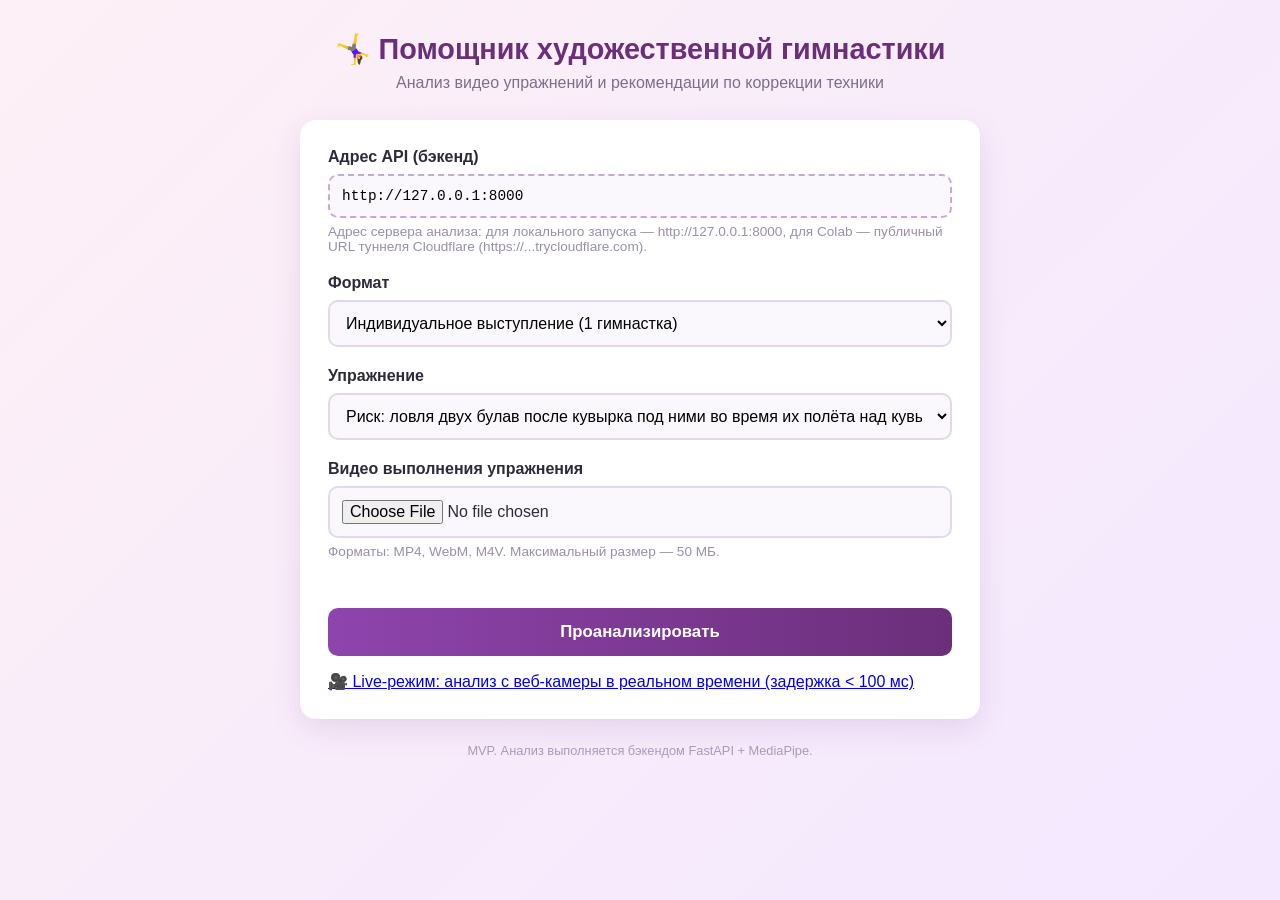
<file: index.html>
<!DOCTYPE html>
<html lang="ru">
<head>
  <meta charset="UTF-8" />
  <meta name="viewport" content="width=device-width, initial-scale=1.0" />
  <title>Помощник художественной гимнастики</title>
  <link rel="stylesheet" href="style.css" />
</head>
<body>
  <div class="app">
    <header class="header">
      <h1>🤸‍♀️ Помощник художественной гимнастики</h1>
      <p class="subtitle">Анализ видео упражнений и рекомендации по коррекции техники</p>
    </header>

    <main class="card">
      <div class="form-group">
        <label for="api-url">Адрес API (бэкенд)</label>
        <input
          type="text"
          id="api-url"
          name="api-url"
          value="http://127.0.0.1:8000"
          placeholder="http://127.0.0.1:8000"
        />
        <p class="hint">Адрес сервера анализа: для локального запуска — http://127.0.0.1:8000, для Colab — публичный URL туннеля Cloudflare (https://...trycloudflare.com).</p>
      </div>

      <form id="analysis-form">
        <div class="form-group">
          <label for="format-select">Формат</label>
          <select id="format-select" name="format">
            <option value="individual">Индивидуальное выступление (1 гимнастка)</option>
            <option value="group">Групповое упражнение (5 гимнасток)</option>
          </select>
        </div>

        <div class="form-group">
          <label for="exercise-select">Упражнение</label>
          <select id="exercise-select" name="exercise" required>
            <option value="risk-buhavy">Риск: ловля двух булав после кувырка под ними во время их полёта над кувырком</option>
            <option value="jump">Прыжок с прогибом назад</option>
            <option value="balance">Равновесие на одной ноге</option>
            <option value="rotation">Поворот (пируэт)</option>
            <option value="walkover-front">Переворот вперёд</option>
          </select>
        </div>

        <div class="form-group">
          <label for="video-file">Видео выполнения упражнения</label>
          <input
            type="file"
            id="video-file"
            name="video"
            accept="video/mp4,video/webm,video/x-m4v,.m4v"
          />
          <p class="hint">Форматы: MP4, WebM, M4V. Максимальный размер — 50 МБ.</p>
        </div>

        <p id="validation-message" class="validation-message" role="alert"></p>

        <button type="submit" id="analyze-btn">Проанализировать</button>
      </form>

      <section id="result" class="result hidden" aria-live="polite">
        <h2>Результаты анализа</h2>
        <p id="status-text" class="status-text"></p>
        <div id="result-content"></div>
        <button type="button" id="save-report-btn" class="save-report hidden">
          💾 Сохранить отчёт (PDF)
        </button>
      </section>

      <p style="margin-top:16px">
        <a href="live.html">🎥 Live-режим: анализ с веб-камеры в реальном времени (задержка &lt; 100 мс)</a>
      </p>
    </main>

    <footer class="footer">
      <p>MVP. Анализ выполняется бэкендом FastAPI + MediaPipe.</p>
    </footer>
  </div>

  <script src="script.js"></script>
</body>
</html>
</file>
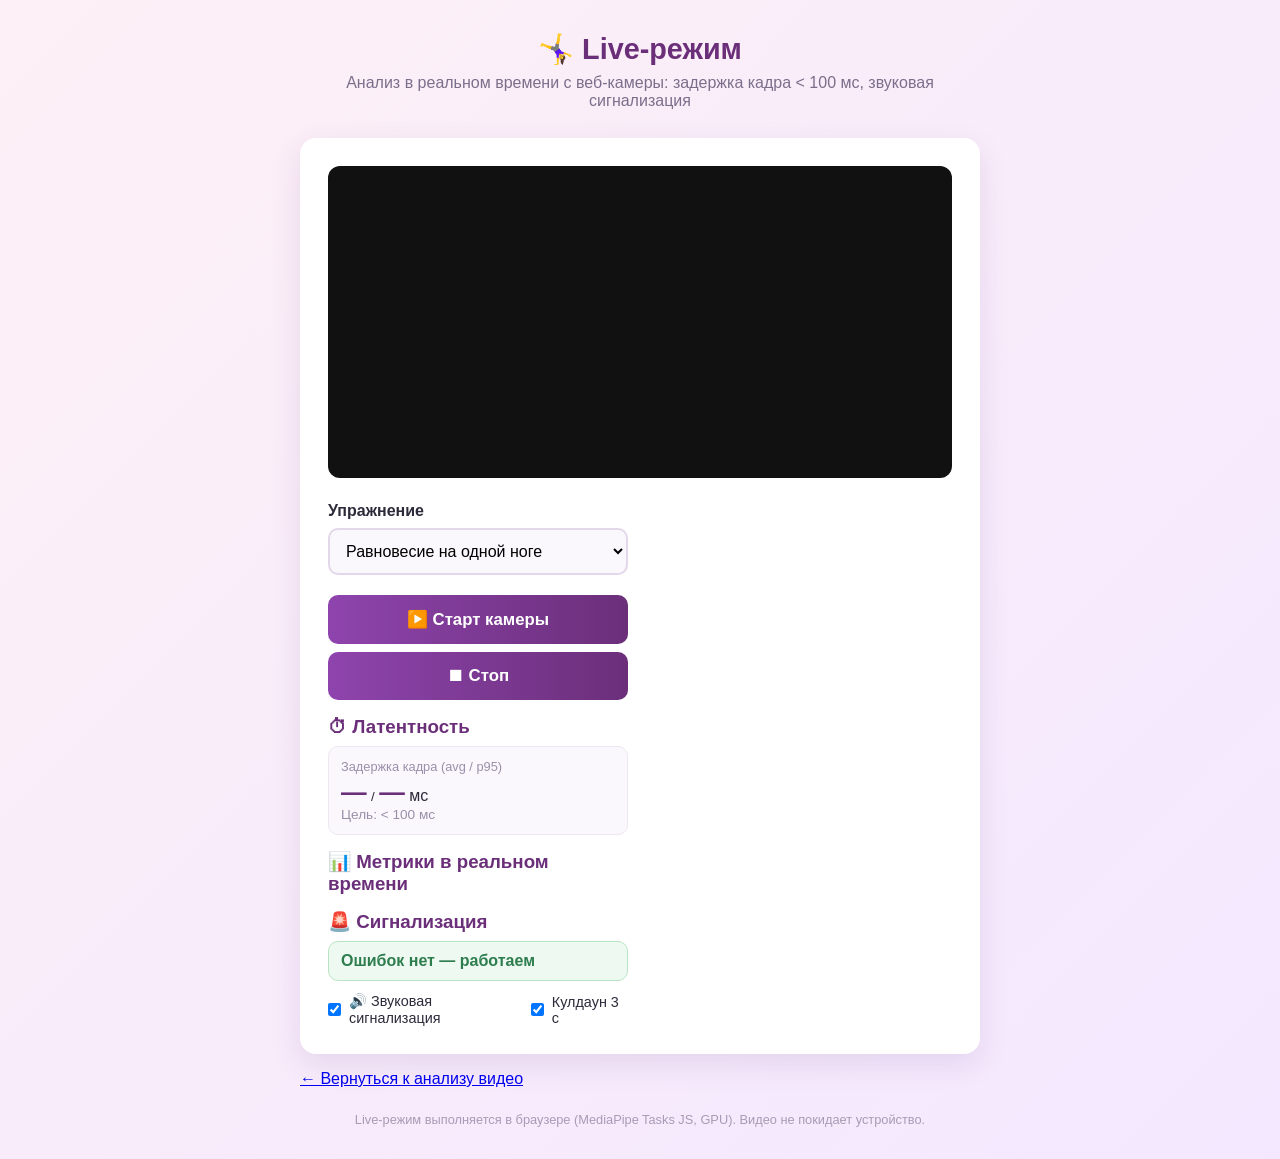
<file: live.html>
<!DOCTYPE html>
<html lang="ru">
<head>
  <meta charset="UTF-8" />
  <meta name="viewport" content="width=device-width, initial-scale.0" />
  <title>Live-режим — Помощник художественной гимнастики</title>
  <link rel="stylesheet" href="style.css" />
  <style>
    /* Специфичные стили live-режима */
    .live-layout { display: flex; gap: 20px; align-items: flex-start; flex-wrap: wrap; }
    .live-video-wrap { position: relative; flex: 1 1 520px; min-width: 320px; }
    #live-video { width: 100%; border-radius: 12px; background: #111; }
    #live-canvas { position: absolute; top: 0; left: 0; width: 100%; height: 100%; }
    .live-side { flex: 0 0 300px; min-width: 280px; }
    .latency-box { background: #faf8fc; border: 1px solid #eee6f2; border-radius: 10px; padding: 12px; margin-bottom: 12px; }
    .latency-value { font-size: 1.6rem; font-weight: 800; color: #6b2f7a; }
    .latency-value.ok { color: #2e7d4f; }
    .latency-value.bad { color: #d64545; }
    .live-metric { background: #faf8fc; border: 1px solid #eee6f2; border-radius: 10px; padding: 10px 12px; margin-bottom: 8px; }
    .live-metric .metric-label { display: block; font-size: 0.8rem; color: #9a8faa; }
    .live-metric .metric-value { font-size: 1.2rem; font-weight: 700; color: #6b2f7a; }
    .live-alert { background: #fdf0f0; border: 1px solid #f5c6c6; color: #d64545; border-radius: 10px; padding: 10px 12px; margin-bottom: 8px; font-weight: 600; }
    .live-alert.ok { background: #eefaf1; border-color: #b9e4c4; color: #2e7d4f; }
  </style>
</head>
<body>
  <div class="app">
    <header class="header">
      <h1>🤸‍♀️ Live-режим</h1>
      <p class="subtitle">Анализ в реальном времени с веб-камеры: задержка кадра &lt; 100 мс, звуковая сигнализация</p>
    </header>

    <main class="card">
      <div class="live-layout">
        <div class="live-video-wrap">
          <video id="live-video" autoplay playsinline muted></video>
          <canvas id="live-canvas"></canvas>
        </div>

        <div class="live-side">
          <div class="form-group">
            <label for="live-exercise">Упражнение</label>
            <select id="live-exercise">
              <option value="balance">Равновесие на одной ноге</option>
              <option value="rotation">Поворот (пируэт)</option>
              <option value="jump">Прыжок с прогибом назад</option>
              <option value="risk-buhavy">Риск с булавами</option>
              <option value="walkover-front">Переворот вперёд</option>
          </select>
        </div>

        <button type="button" id="live-start">▶️ Старт камеры</button>
        <button type="button" id="live-stop" style="margin-top:8px; background:linear-gradient(90deg,#8e44ad,#6b2f7a)">⏹ Стоп</button>

        <h3 style="margin:16px 0 8px; color:#6b2f7a">⏱ Латентность</h3>
        <div class="latency-box">
          <span class="metric-label">Задержка кадра (avg / p95)</span>
          <div><span id="latency-avg" class="latency-value">—</span> <small>/</small> <span id="latency-p95" class="latency-value">—</span> мс</div>
          <div id="latency-status" style="font-size:0.85rem; color:#9a8faa">Цель: &lt; 100 мс</div>
        </div>

        <h3 style="margin:16px 0 8px; color:#6b2f7a">📊 Метрики в реальном времени</h3>
        <div id="live-metrics"></div>

        <h3 style="margin:16px 0 8px; color:#6b2f7a">🚨 Сигнализация</h3>
        <div id="live-alerts">
          <div class="live-alert ok">Ошибок нет — работаем</div>
        </div>

        <label style="display:flex; align-items:center; gap:8px; margin-top:12px; font-size:0.9rem">
          <input type="checkbox" id="sound-enabled" checked> 🔊 Звуковая сигнализация
          <input type="checkbox" id="sound-cooldown" checked style="margin-left:auto"> Кулдаун 3 с
        </label>
      </div>
      </div>
    </main>

    <p style="margin-top:16px"><a href="index.html">← Вернуться к анализу видео</a></p>

    <footer class="footer">
      <p>Live-режим выполняется в браузере (MediaPipe Tasks JS, GPU). Видео не покидает устройство.</p>
    </footer>
  </div>

  <script type="module">
    // Live-режим: MediaPipe Tasks JS (PoseLandmarker, LIVE_STREAM, GPU) + правила THRESHOLDS.
    // Правила — JS-порт ядра detect_errors_and_recommendations (подмножество, см. checkErrors).

    import {
      FilesetResolver,
      PoseLandmarker,
      DrawingUtils
    } from "https://cdn.jsdelivr.net/npm/@mediapipe/tasks-vision@0.10.14/vision_bundle.mjs";

    const video = document.getElementById("live-video");
    const canvas = document.getElementById("live-canvas");
    const ctx = canvas.getContext("2d");
    const startBtn = document.getElementById("live-start");
    const stopBtn = document.getElementById("live-stop");
    const exerciseSelect = document.getElementById("live-exercise");
    const latencyAvgEl = document.getElementById("latency-avg");
    const latencyP95El = document.getElementById("latency-p95");
    const latencyStatus = document.getElementById("latency-status");
    const metricsEl = document.getElementById("live-metrics");
    const alertsEl = document.getElementById("live-alerts");
    const soundEnabled = document.getElementById("sound-enabled");
    const soundCooldown = document.getElementById("sound-cooldown");

    let landmarker = null;
    let running = false;
    let lastVideoTime = -1;
    const latencies = [];   // последние N замеров
    const MAX_LATENCY_SAMPLES = 100;
    let lastBeepAt = 0;

    // --- Пороги ошибок (синхронизированы с THRESHOLDS в main.py) ---
    const THRESHOLDS = {
      balance: {
        max_com_x_range: 0.10,
        max_avg_tilt_deg: 10.0,
        min_knee_extension_deg: 150.0,
        min_ankle_height_diff: 0.08,
      },
      rotation: {
        max_avg_tilt_deg: 12.0,
        max_com_x_range: 0.12,
        max_signed_tilt_deg: 10.0,
        max_arm_symmetry: 0.10,
      },
      jump: {
        min_backbend_tilt_deg: 35.0,
      },
      walkover-front: {
        min_pass_tilt_deg: 150.0,
        min_hands_down_y: 0.70,
      },
    };

    // --- Звуковой сигнал (Web Audio API, без файлов) ---
    let audioCtx = null;
    function beep(frequency = 880, durationMs = 200) {
      if (!audioCtx) {
        audioCtx = new (window.AudioContext || window.webkitAudioContext)();
      }
      const osc = audioCtx.createOscillator();
      const gain = audioCtx.createGain();
      osc.frequency.value = frequency;
      gain.gain.setValueAtTime(0.15, audioCtx.currentTime);
      gain.gain.exponentialRampToValueAtTime(0.001, audioCtx.currentTime + durationMs / 1000);
      osc.connect(gain).connect(audioCtx.destination);
      osc.start();
      osc.stop(audioCtx.currentTime + durationMs / 1000);
    }

    // --- Геометрия скелета (порт compute_* из main.py) ---
    function point(lms, i) { return [lms[i].x, lms[i].y]; }

    function angleBetween(v1, v2) {
      const n1 = Math.hypot(...v1), n2 = Math.hypot(...v2);
      if (n1 < 1e-9 || n2 < 1e-9) return 0;
      const cos = Math.max(-1, Math.min(1, (v1[0]*v2[0] + v1[1]*v2[1]) / (n1*n2)));
      return Math.acos(cos) * 180 / Math.PI;
    }

    function computeTorsoTilt(lms) {
      const sm = [(point(lms,11)[0]+point(lms,12)[0])/2, (point(lms,11)[1]+point(lms,12)[1])/2];
      const hm = [(point(lms,23)[0]+point(lms,24)[0])/2, (point(lms,23)[1]+point(lms,24)[1])/2];
      return angleBetween([sm[0]-hm[0], sm[1]-hm[1]], [0, -1]);
    }

    function computeTorsoTiltSigned(lms) {
      const sm = [(point(lms,11)[0]+point(lms,12)[0])/2, (point(lms,11)[1]+point(lms,12)[1])/2];
      const hm = [(point(lms,23)[0]+point(lms,24)[0])/2, (point(lms,23)[1]+point(lms,24)[1])/2];
      const vx = sm[0]-hm[0], vy = sm[1]-hm[1];
      return Math.max(-90, Math.min(90, Math.atan2(-vx, -vy) * 180 / Math.PI));
    }

    function computeKneeAngle(lms, side) {
      const [h, k, a] = side === "left" ? [point(lms,23), point(lms,25), point(lms,27)]
                                        : [point(lms,24), point(lms,26), point(lms,28)];
      return angleBetween([h[0]-k[0], h[1]-k[1]], [a[0]-k[0], a[1]-k[1]]);
    }

    function computeAnkleY(lms, side) {
      return side === "left" ? lms[27].y : lms[28].y;
    }

    function computeArmSymmetry(lms) {
      return Math.abs(lms[15].y - lms[16].y);
    }

    function computeComX(lms) {
      // Приближение центра масс X по видимым точкам (для размаха за окно)
      let sx = 0, n = 0;
      for (const lm of lms) {
        if ((lm.visibility ?? 1) > 0.5) { sx += lm.x; n++; }
      }
      return n ? sx / n : 0.5;
    }

    // --- Проверка правил (порт detect_errors_and_recommendations, live-подмножество) ---
    function checkErrors(exercise, state) {
      const errors = [];
      const t = THRESHOLDS[exercise] || {};
      if (exercise === "balance") {
        if (state.comXRange !== null && state.comXRange > t.max_com_x_range) {
          errors.push("Раскачивание: размах центра масс " + state.comXRange.toFixed(2));
        }
        if (state.avgTilt > t.max_avg_tilt_deg) {
          errors.push("Корпус наклонён: " + state.avgTilt.toFixed(0) + "°");
        }
        if (state.supportKnee !== null && state.supportKnee < t.min_knee_extension_deg) {
          errors.push("Опорная нога согнута: " + state.supportKnee.toFixed(0) + "°");
        }
      } else if (exercise === "rotation") {
        if (state.avgTilt > t.max_avg_tilt_deg) {
          errors.push("Ось вращения завалена: " + state.avgTilt.toFixed(0) + "°");
        }
        if (Math.abs(state.signedTilt) > t.max_signed_tilt_deg) {
          errors.push("Ось систематически завалена: " + state.signedTilt.toFixed(0) + "°");
        }
        if (state.armSymmetry > t.max_arm_symmetry) {
          errors.push("Руки асимметричны: " + state.armSymmetry.toFixed(3));
        }
      } else if (exercise === "jump") {
        if (state.maxTilt < t.min_backbend_tilt_deg) {
          errors.push("Недостаточный прогиб: " + state.maxTilt.toFixed(0) + "°");
        }
      } else if (exercise === "walkover-front") {
        if (state.maxTilt !== null && state.maxTilt < t.min_pass_tilt_deg) {
          errors.push("Проход через стойку недостаточно вертикальный: " + state.maxTilt.toFixed(0) + "° (нужно ≥ 150°)");
        }
        if (state.minWristY !== null && state.minWristY < t.min_hands_down_y) {
          errors.push("Руки не опускаются до пола: нижняя точка " + state.minWristY.toFixed(2) + " (нужно ≥ 0.70)");
        }
      }
      return errors;
    }

    // --- Скользящее окно метрик (~1 с) ---
    const WINDOW_MS = 1000;
    let windowTilt = [], windowSigned = [], windowComX = [], windowWristY = [], windowStart = 0;

    function resetWindow(now) {
      windowTilt = []; windowSigned = []; windowComX = []; windowWristY = []; windowStart = now;
    }

    // --- Цикл детекции ---
    function renderLoop() {
      if (!running) return;
      const now = performance.now();

      if (video.currentTime !== lastVideoTime) {
        lastVideoTime = video.currentTime;
        const t0 = performance.now();
        const result = landmarker.detectForVideo(video, now);
        const dt = performance.now() - t0;
        latencies.push(dt);
        if (latencies.length > MAX_LATENCY_SAMPLES) latencies.shift();

        // Обновление латентности на экране (avg/p95 по последним замерам)
        const sorted = [...latencies].sort((a, b) => a - b);
        const avg = latencies.reduce((a, b) => a + b, 0) / latencies.length;
        const p95 = sorted[Math.floor(sorted.length * 0.95)] ?? sorted[sorted.length - 1];
        latencyAvgEl.textContent = avg.toFixed(1);
        latencyP95El.textContent = p95.toFixed(1);
        latencyAvgEl.className = "latency-value " + (avg < 100 ? "ok" : "bad");
        latencyP95El.className = "latency-value " + (p95 < 100 ? "ok" : "bad");
        latencyStatus.textContent = p95 < 100 ? "✅ Цель < 100 мс выполняется" : "⚠️ Цель < 100 мс не выполняется";

        if (result.landmarks && result.landmarks.length > 0) {
          const lms = result.landmarks[0];  // целевая гимнастка — самая крупная поза
          const now2 = performance.now();
          if (now2 - windowStart > WINDOW_MS) resetWindow(now2);
          windowTilt.push(computeTorsoTilt(lms));
          windowSigned.push(computeTorsoTiltSigned(lms));
          windowComX.push(computeComX(lms));
          windowWristY.push(Math.min(lms[15].y, lms[16].y));

          const state = {
            avgTilt: windowTilt.reduce((a,b)=>a+b,0) / windowTilt.length,
            maxTilt: Math.max(...windowTilt),
            signedTilt: windowSigned.reduce((a,b)=>a+b,0) / windowSigned.length,
            armSymmetry: computeArmSymmetry(lms),
            comXRange: windowComX.length > 1 ? Math.max(...windowComX) - Math.min(...windowComX) : null,
            supportKnee: null,
            // Самая низкая точка запястий за окно: признак постановки рук на пол
            minWristY: windowWristY.length ? Math.max(...windowWristY) : null,
          };

          // Опорная нога: ниже лодыжка — опорная; проверяем её колено
          const dL = computeAnkleY(lms, "left"), dR = computeAnkleY(lms, "right");
          if (Math.abs(dL - dR) > 0.08) {
            state.supportKnee = computeKneeAngle(lms, dL > dR ? "left" : "right");
          }

          // Отрисовка скелета
          canvas.width = video.videoWidth;
          canvas.height = video.videoHeight;
          ctx.drawImage(video, 0, 0, canvas.width, canvas.height);
          const drawing = new DrawingUtils(ctx);
          for (const lm of result.landmarks) {
            drawing.drawConnectors(lm, PoseLandmarker.POSE_CONNECTIONS, { color: "#6b2f7a", lineWidth: 3 });
            drawing.drawLandmarks(lm, { color: "#a86bc0", lineWidth: 1, radius: 3 });
          }

          // Правила + сигнализация
          const exercise = exerciseSelect.value;
          const errors = checkErrors(exercise, state);

          metricsEl.innerHTML = `
            <div class="live-metric"><span class="metric-label">Наклон корпуса (ср.)</span><span class="metric-value">${state.avgTilt.toFixed(1)}°</span></div>
            <div class="live-metric"><span class="metric-label">Наклон со знаком</span><span class="metric-value">${state.signedTilt.toFixed(1)}°</span></div>
            <div class="live-metric"><span class="label">Размах центра масс</span><span class="metric-value">${state.comXRange !== null ? state.comXRange.toFixed(3) : "—"}</span></div>
            <div class="live-metric"><span class="metric-label">Симметрия рук</span><span class="metric-value">${state.armSymmetry.toFixed(3)}</span></div>
            ${state.supportKnee !== null ? `<div class="live-metric"><span class="metric-label">Колено опорной ноги</span><span class="metric-value">${state.supportKnee.toFixed(0)}°</span></div>` : ""}`;

          if (errors.length > 0) {
            alertsEl.innerHTML = errors.map(e => `<div class="live-alert">🚨 ${e}</div>`).join("");
            const nowMs = Date.now();
            if (soundEnabled.checked && (!soundCooldown.checked || nowMs - lastBeepAt > 3000)) {
              beep(880, 200);
              lastBeepAt = nowMs;
            }
          } else {
            alertsEl.innerHTML = `<div class="live-alert ok">✅ Ошибок нет — работаем</div>`;
          }
        }
      }
      requestAnimationFrame(renderLoop);
    }

    // --- Старт/стоп камеры ---
    startBtn.addEventListener("click", async () => {
      startBtn.disabled = true;
      try {
        const vision = await FilesetResolver.forVisionTasks(
          "https://cdn.jsdelivr.net/npm/@mediapipe/tasks-vision@0.10.14/wasm"
        );
        landmarker = await PoseLandmarker.createFromOptions(vision, {
          baseOptions: {
            modelAssetPath: "https://storage.googleapis.com/mediapipe-models/pose_landmarker/pose_landmarker_lite/float16/1/pose_landmarker_lite.task",
            delegate: "GPU"
          },
          runningMode: "LIVE_STREAM",
          numPoses: 1,
        });

        const stream = await navigator.mediaDevices.getUserMedia({ video: { width: 1280, height: 720 } });
        video.srcObject = stream;
        await video.play();

        running = true;
        resetWindow(performance.now());
        latencies.length = 0;
        requestAnimationFrame(renderLoop);
        startBtn.textContent = "✅ Работает";
      } catch (err) {
        console.error(err);
        startBtn.textContent = "❌ Ошибка доступа к камере";
      }
      startBtn.disabled = false;
    });

    stopBtn.addEventListener("click", () => {
      running = false;
      if (video.srcObject) {
        video.srcObject.getTracks().forEach(t => t.stop());
        video.srcObject = null;
      }
      startBtn.textContent = "▶️ Старт камеры";
    });
  </script>
</body>
</html>
</file>
<file: style.css>
* {
  box-sizing: border-box;
  margin: 0;
  padding: 0;
}

body {
  font-family: "Segoe UI", Arial, sans-serif;
  background: linear-gradient(135deg, #fdf0f6 0%, #f3e8ff 100%);
  color: #2d2a3a;
  min-height: 100vh;
}

.app {
  max-width: 720px;
  margin: 0 auto;
  padding: 32px 20px;
}

.header {
  text-align: center;
  margin-bottom: 28px;
}

.header h1 {
  font-size: 1.8rem;
  color: #6b2f7a;
}

.subtitle {
  color: #7a6f8a;
  margin-top: 8px;
}

.card {
  background: #ffffff;
  border-radius: 16px;
  box-shadow: 0 10px 30px rgba(107, 47, 122, 0.12);
  padding: 28px;
}

.form-group {
  margin-bottom: 20px;
}

.form-group label {
  display: block;
  font-weight: 600;
  margin-bottom: 8px;
}

select,
input[type="file"],
input[type="text"] {
  width: 100%;
  padding: 12px;
  border: 2px solid #e3d7ea;
  border-radius: 10px;
  font-size: 1rem;
  background: #faf8fc;
}

select:focus,
input[type="file"]:focus,
input[type="text"]:focus {
  outline: none;
  border-color: #a86bc0;
}

/* Поле адреса API выделяем рамкой, чтобы было понятно, что это настройка */
#api-url {
  border-style: dashed;
  border-color: #c9a8d8;
  font-family: "Consolas", "Courier New", monospace;
  font-size: 0.9rem;
}

.hint {
  font-size: 0.85rem;
  color: #9a8faa;
  margin-top: 6px;
}

.validation-message {
  color: #d64545;
  font-size: 0.9rem;
  margin-bottom: 12px;
  min-height: 1.2em;
}

button {
  width: 100%;
  padding: 14px;
  background: linear-gradient(90deg, #8e44ad, #6b2f7a);
  color: #ffffff;
  border: none;
  border-radius: 10px;
  font-size: 1.05rem;
  font-weight: 600;
  cursor: pointer;
  transition: opacity 0.2s;
}

button:hover {
  opacity: 0.9;
}

button:disabled {
  opacity: 0.5;
  cursor: not-allowed;
}

.result {
  margin-top: 24px;
  padding-top: 20px;
  border-top: 1px solid #eee6f2;
}

.result h2 {
  font-size: 1.2rem;
  color: #6b2f7a;
  margin-bottom: 12px;
}

.status-text {
  font-size: 0.9rem;
  color: #7a6f8a;
  margin-bottom: 12px;
}

#result-content {
  line-height: 1.6;
}

.metrics-grid {
  display: grid;
  grid-template-columns: 1fr 1fr;
  gap: 12px;
  margin-top: 8px;
}

.metric {
  background: #faf8fc;
  border: 1px solid #eee6f2;
  border-radius: 10px;
  padding: 12px;
  text-align: center;
}

.metric-label {
  display: block;
  font-size: 0.8rem;
  color: #9a8faa;
  margin-bottom: 4px;
}

.metric-value {
  display: block;
  font-size: 1.3rem;
  font-weight: 700;
  color: #6b2f7a;
}

/* Блок углублённого анализа движения */
.movement-block {
  margin-top: 20px;
  padding-top: 16px;
  border-top: 1px solid #eee6f2;
}

.movement-block h3 {
  font-size: 1.05rem;
  color: #6b2f7a;
  margin: 16px 0 8px;
}

.movement-block h3:first-child {
  margin-top: 0;
}

.error-message {
  color: #d64545;
  background: #fdf0f0;
  border: 1px solid #f5c6c6;
  border-radius: 10px;
  padding: 12px;
}

/* Блок оценки техники, ошибок и рекомендаций */
.feedback-block {
  margin-top: 20px;
  padding-top: 16px;
  border-top: 1px solid #eee6f2;
}

.feedback-block h3 {
  font-size: 1.05rem;
  color: #6b2f7a;
  margin: 16px 0 8px;
}

.score-row {
  display: flex;
  align-items: center;
  gap: 16px;
  margin: 8px 0 16px;
}

.score-box {
  text-align: center;
  min-width: 84px;
  padding: 10px;
  background: linear-gradient(135deg, #8e44ad, #6b2f7a);
  border-radius: 12px;
  color: #ffffff;
}

.score-value {
  font-size: 1.8rem;
  font-weight: 800;
  line-height: 1.1;
}

.score-value.score-na {
  font-size: 1.4rem;
  opacity: 0.8;
}

.score-label {
  font-size: 0.75rem;
  opacity: 0.85;
  margin-top: 2px;
}

.score-summary {
  font-size: 0.95rem;
  color: #4a3f5c;
}

.error-list {
  list-style: none;
  padding: 0;
  margin: 8px 0;
}

.error-item {
  display: flex;
  flex-direction: column;
  gap: 4px;
  border-radius: 10px;
  padding: 12px;
  margin-bottom: 8px;
}

.error-critical {
  background: #fdf0f0;
  border: 1px solid #f5c6c6;
}

.error-warning {
  background: #fff8e8;
  border: 1px solid #f2dfa8;
}

.error-severity {
  font-size: 0.8rem;
  font-weight: 700;
  color: #d64545;
}

.error-warning .error-severity {
  color: #b8860b;
}

.error-text {
  font-size: 0.95rem;
  color: #2d2a3a;
}

.recommendation-list {
  margin: 8px 0;
  padding-left: 20px;
}

.recommendation-list li {
  margin-bottom: 8px;
  font-size: 0.95rem;
  color: #4a3f5c;
}

.feedback-success {
  background: #eefaf1;
  border: 1px solid #b9e4c4;
  border-radius: 10px;
  padding: 12px;
  color: #2e7d4f;
  font-weight: 600;
}

.footer {
  text-align: center;
  color: #a89bb5;
  font-size: 0.8rem;
  margin-top: 24px;
}

/* Кнопка скачивания PDF-отчёта */
.save-report {
  margin-top: 18px;
  background: linear-gradient(90deg, #2e7d4f, #1f5c38);
}

.hidden {
  display: none;
}
</file>
